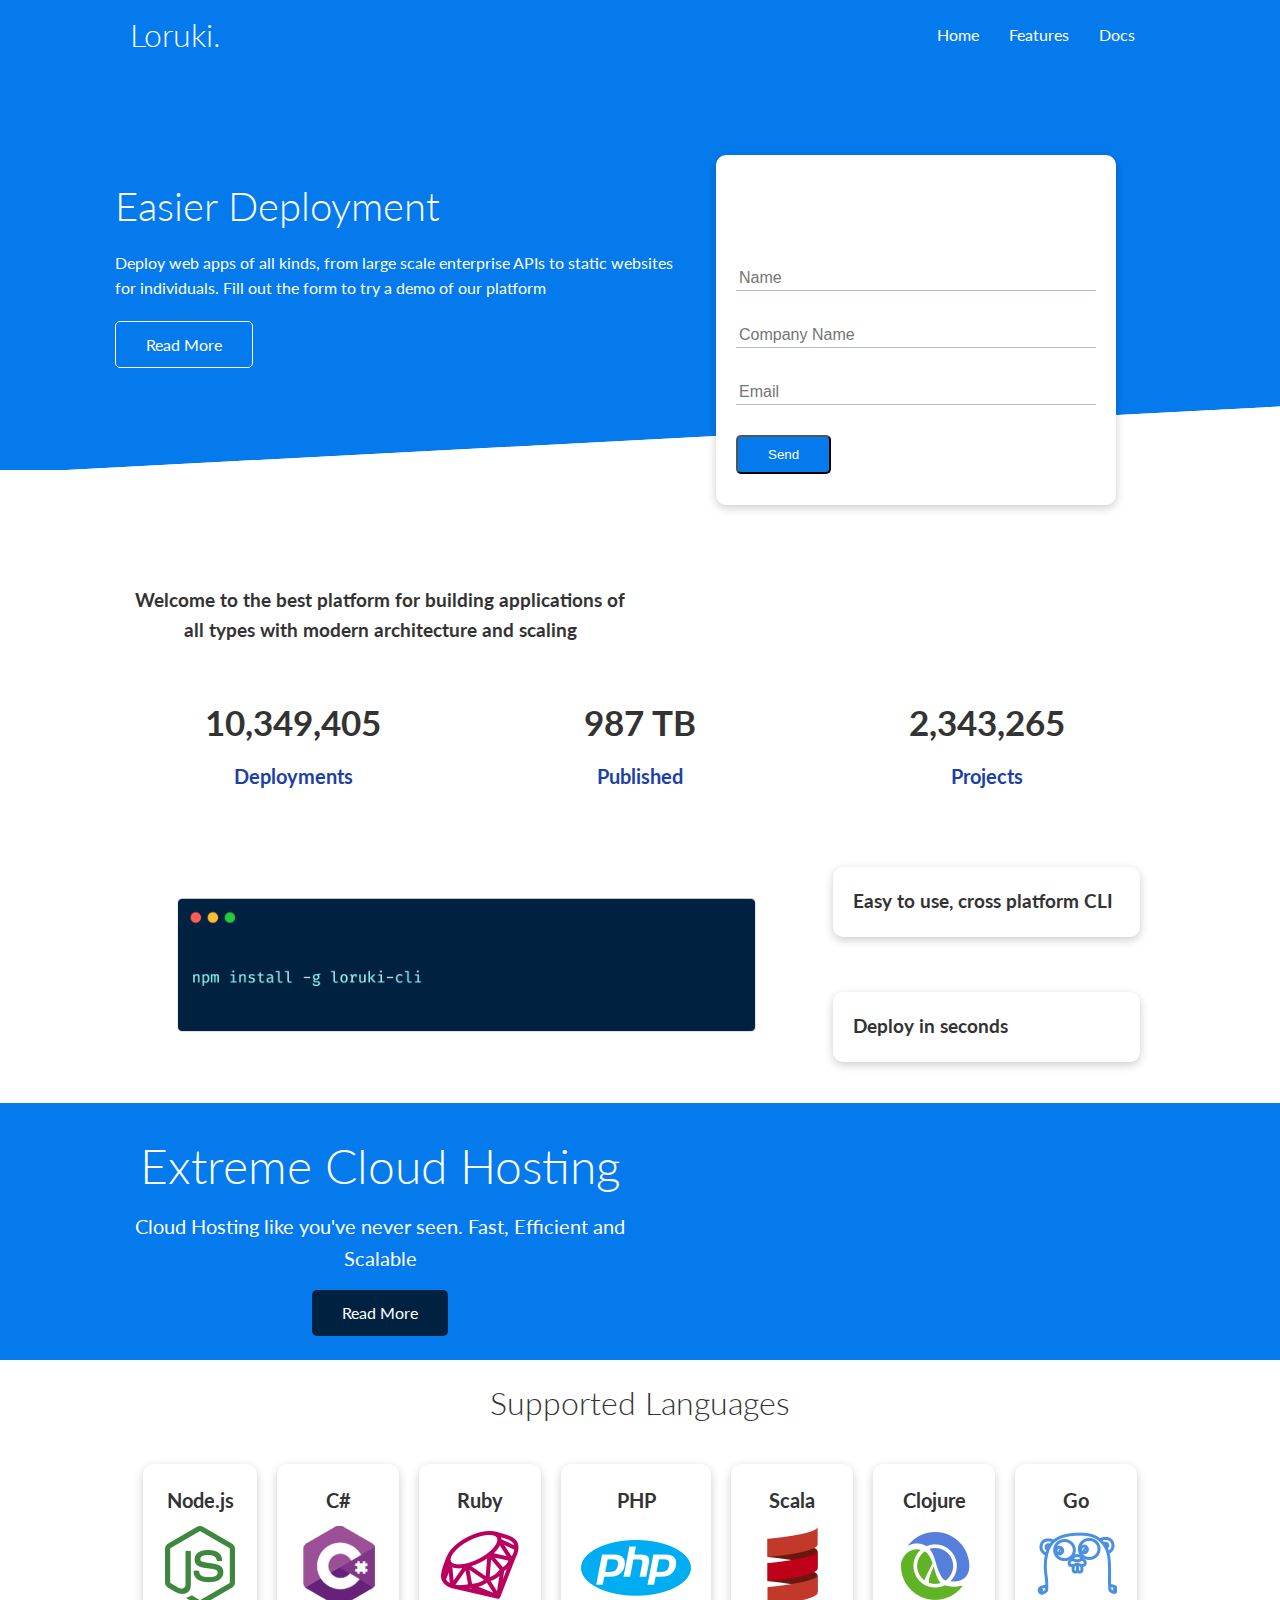
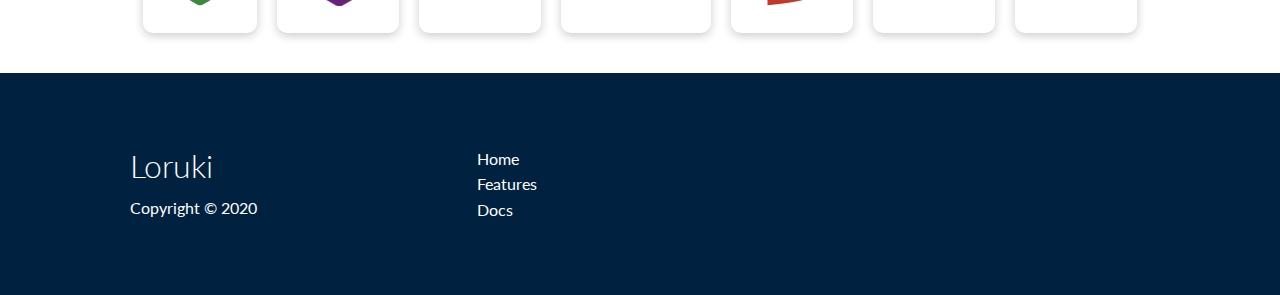
<file: index.html>
<!DOCTYPE html>
<html lang="en">

<head>
    <meta charset="UTF-8">
    <meta name="viewport" content="width=device-width, initial-scale=1.0">
    <meta http-equiv="X-UA-Compatible" content="ie=edge">
    <link rel="stylesheet" href="https://cdnjs.cloudflare.com/ajax/libs/font-awesome/6.0.0-beta2/css/all.min.css" integrity="sha512-YWzhKL2whUzgiheMoBFwW8CKV4qpHQAEuvilg9FAn5VJUDwKZZxkJNuGM4XkWuk94WCrrwslk8yWNGmY1EduTA=="
        crossorigin="anonymous" referrerpolicy="no-referrer" />
    <link rel="stylesheet" href="css/style.css">
    <link rel="stylesheet" href="css/utilities.css">
    <title>Loruki | Cloud Hosting for Everyone</title>
</head>

<body>
    <!-- Navbar -->
    <div class="navbar">
        <div class="container flex">
            <h1 class="logo">Loruki.</h1>
            <nav>
                <ul>
                    <li><a href="index.html">Home</a></li>
                    <li><a href="features.html">Features</a></li>
                    <li><a href="docs.html">Docs</a></li>
                </ul>
            </nav>
        </div>
    </div>

    <!-- Showcase -->
    <section class="showcase">
        <div class="container grid">
            <div class="showcase-text">
                <h1>Easier Deployment</h1>
                <p>Deploy web apps of all kinds, from large scale enterprise APIs to static websites for individuals. Fill out
                    the form to try a demo of our platform</p>
                <a href="features.html" class="btn btn-outline">Read More</a>
            </div>

            <div class="showcase-form card">
                <h2>Request a Demo</h2>
                <form name="contact" method="POST" data-netlify="true" netlify-honeypot="bot-field">
                    <input type="hidden" name="form-name" value="contact">
                    <p class="hidden">
                        <label>Don’t fill this out if you’re human: <input name="bot-field" /></label>
                    </p>
                    <div class="form-control">
                        <input type="text" name="name" placeholder="Name" required>
                    </div>
                    <div class="form-control">
                        <input type="text" name="company" placeholder="Company Name" required>
                    </div>
                    <div class="form-control">
                        <input type="email" name="email" placeholder="Email" required>

                    </div>
                    <div class="form-control">
                        <input type="submit" value="Send" class="btn btn-primary">
                    </div>
                </form>
            </div>
        </div>
    </section>

    <!-- Stats -->
    <section class="stats">
        <div class="container">
            <h3 class="stats-heading text-center my-1">
                Welcome to the best platform for building applications of all types with modern architecture and scaling
            </h3>

            <div class="grid grid-3 text-center my-4">
                <div>
                    <i class="fas fa-server fa-3x"></i>
                    <h3>10,349,405</h3>
                    <p class="text-secondary">Deployments</p>
                </div>
                <div>
                    <i class="fas fa-upload fa-3x"></i>
                    <h3>987 TB</h3>
                    <p class="text-secondary">Published</p>
                </div>
                <div>
                    <i class="fas fa-project-diagram fa-3x"></i>
                    <h3>2,343,265</h3>
                    <p class="text-secondary">Projects</p>
                </div>
            </div>
        </div>
    </section>

    <!-- Cli -->
    <section class="cli">
        <div class="container grid">
            <img src="images/cli.png" alt="">

            <div class="card">
                <h3>Easy to use, cross platform CLI</h3>
            </div>
            <div class="card">
                <h3>Deploy in seconds</h3>
            </div>
        </div>
    </section>

    <!-- Cloud -->
    <section class="cloud bg-primary my-2 py-2">
        <div class="container grid">
            <div class="text-center">
                <h2 class="lg">Extreme Cloud Hosting</h2>
                <p class="lead my-1">Cloud Hosting like you've never seen. Fast, Efficient and Scalable</p>
                <a href="features.html" class="btn btn-dark">Read More</a>
            </div>
        </div>
    </section>

    <!-- Languages -->
    <section class="languages">
        <h2 class="md text-center my-2">
            Supported Languages
        </h2>
        <div class="container flex">
            <div class="card">
                <h4>Node.js</h4>
                <img src="images/logos/node.png" alt="">
            </div>
            <div class="card">
                <h4>C#</h4>
                <img src="images/logos/csharp.png" alt="">
            </div>
            <div class="card">
                <h4>Ruby</h4>
                <img src="images/logos/ruby.png" alt="">
            </div>
            <div class="card">
                <h4>PHP</h4>
                <img src="images/logos/php.png" alt="">
            </div>
            <div class="card">
                <h4>Scala</h4>
                <img src="images/logos/scala.png" alt="">
            </div>
            <div class="card">
                <h4>Clojure</h4>
                <img src="images/logos/clojure.png" alt="">
            </div>
            <div class="card">
                <h4>Go</h4>
                <img src="images/logos/go.png" alt="">
            </div>
        </div>
    </section>

    <!-- Footer -->
    <footer class="footer bg-dark py-5">
        <div class="container grid grid-3">
            <div>
                <h1>Loruki</h1>
                <p>Copyright &copy; 2020</p>
            </div>
            <nav>
                <ul>
                    <li><a href="index.html">Home</a></li>
                    <li><a href="features.html">Features</a></li>
                    <li><a href="docs.html">Docs</a></li>
                </ul>
            </nav>
            <div class="social">
                <a href="#"><i class="fab fa-github fa-2x"></i></a>
                <a href="#"><i class="fab fa-twitter fa-2x"></i></a>
                <a href="#"><i class="fab fa-facebook fa-2x"></i></a>
                <a href="#"><i class="fab fa-instagram fa-2x"></i></a>
            </div>
        </div>
    </footer>


</body>

</html>
</file>
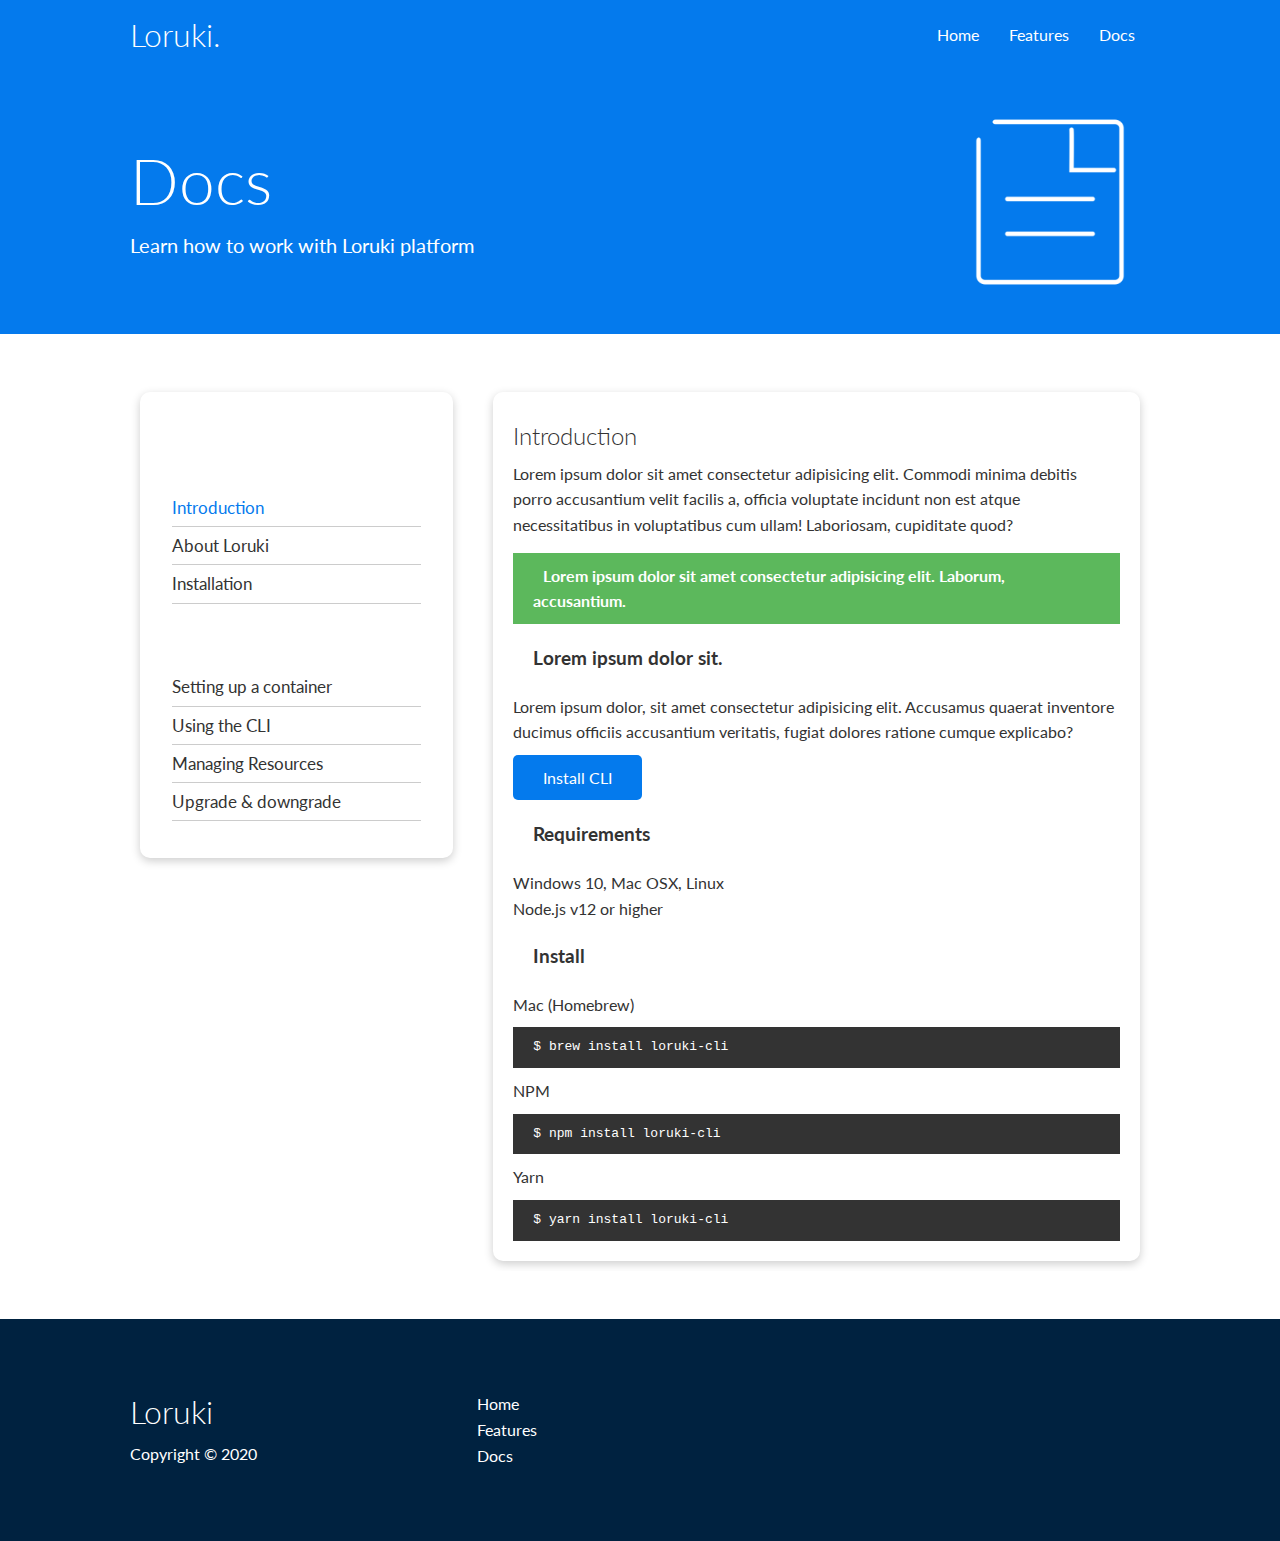
<file: docs.html>
<!DOCTYPE html>
<html lang="en">

<head>
    <meta charset="UTF-8">
    <meta name="viewport" content="width=device-width, initial-scale=1.0">
    <meta http-equiv="X-UA-Compatible" content="ie=edge">
    <link rel="stylesheet" href="https://cdnjs.cloudflare.com/ajax/libs/font-awesome/6.0.0-beta2/css/all.min.css" integrity="sha512-YWzhKL2whUzgiheMoBFwW8CKV4qpHQAEuvilg9FAn5VJUDwKZZxkJNuGM4XkWuk94WCrrwslk8yWNGmY1EduTA=="
        crossorigin="anonymous" referrerpolicy="no-referrer" />
    <link rel="stylesheet" href="css/style.css">
    <link rel="stylesheet" href="css/utilities.css">
    <title>Loruki | Cloud Hosting for Everyone</title>
</head>

<body>
    <!-- Navbar -->
    <div class="navbar">
        <div class="container flex">
            <h1 class="logo">Loruki.</h1>
            <nav>
                <ul>
                    <li><a href="index.html">Home</a></li>
                    <li><a href="features.html">Features</a></li>
                    <li><a href="docs.html">Docs</a></li>
                </ul>
            </nav>
        </div>
    </div>

    <!-- Head -->
    <section class="docs-head bg-primary py-3">
        <div class="container grid">
            <div>
                <h1 class="xl">Docs</h1>
                <p class="lead"> Learn how to work with Loruki platform
                </p>
            </div>
            <img src="images/docs.png" alt="">
        </div>
    </section>

    <!-- Docs Main -->
    <section class="docs-main my-4">
        <div class="container grid">
            <div class="card bg-light p-3">
                <h3 class="my-2">Essentials</h3>
                <nav>
                    <ul>
                        <li><a class="text-primary" href="#">Introduction</a></li>
                        <li><a href="#">About Loruki</a></li>
                        <li><a href="#">Installation</a></li>
                    </ul>
                </nav>

                <h3 class="my-2">Deployment</h3>
                <nav>
                    <ul>
                        <li><a href="#">Setting up a container</a></li>
                        <li><a href="#">Using the CLI</a></li>
                        <li><a href="#">Managing Resources</a></li>
                        <li><a href="#">Upgrade & downgrade</a></li>
                    </ul>
                </nav>
            </div>
            <div class="card">
                <h2>Introduction</h2>
                <p>Lorem ipsum dolor sit amet consectetur adipisicing elit. Commodi minima debitis porro accusantium velit facilis
                    a, officia voluptate incidunt non est atque necessitatibus in voluptatibus cum ullam! Laboriosam, cupiditate
                    quod?
                </p>
                <div class="alert alert-success">
                    <i class="fas fas-info"></i>Lorem ipsum dolor sit amet consectetur adipisicing elit. Laborum, accusantium.
                </div>
                <h3>Lorem ipsum dolor sit.
                </h3>
                <p>Lorem ipsum dolor, sit amet consectetur adipisicing elit. Accusamus quaerat inventore ducimus officiis accusantium
                    veritatis, fugiat dolores ratione cumque explicabo?</p>
                <a href="#" class="btn btn-primary">Install CLI</a>
                <h3>Requirements</h3>
                <ul>
                    <li>Windows 10, Mac OSX, Linux</li>
                    <li>Node.js v12 or higher</li>
                </ul>

                <h3>Install</h3>
                <p>Mac (Homebrew)</p>
                <pre><code>$ brew install loruki-cli</code></pre>
                <p>NPM</p>
                <pre><code>$ npm install loruki-cli</code></pre>
                <p>Yarn</p>
                <pre><code>$ yarn install loruki-cli</code></pre>
            </div>
        </div>
    </section>



    <!-- Footer -->
    <footer class="footer bg-dark py-5">
        <div class="container grid grid-3">
            <div>
                <h1>Loruki</h1>
                <p>Copyright &copy; 2020</p>
            </div>
            <nav>
                <ul>
                    <li><a href="index.html">Home</a></li>
                    <li><a href="features.html">Features</a></li>
                    <li><a href="docs.html">Docs</a></li>
                </ul>
            </nav>
            <div class="social">
                <a href="#"><i class="fab fa-github fa-2x"></i></a>
                <a href="#"><i class="fab fa-twitter fa-2x"></i></a>
                <a href="#"><i class="fab fa-facebook fa-2x"></i></a>
                <a href="#"><i class="fab fa-instagram fa-2x"></i></a>
            </div>
        </div>
    </footer>


</body>

</html>
</file>
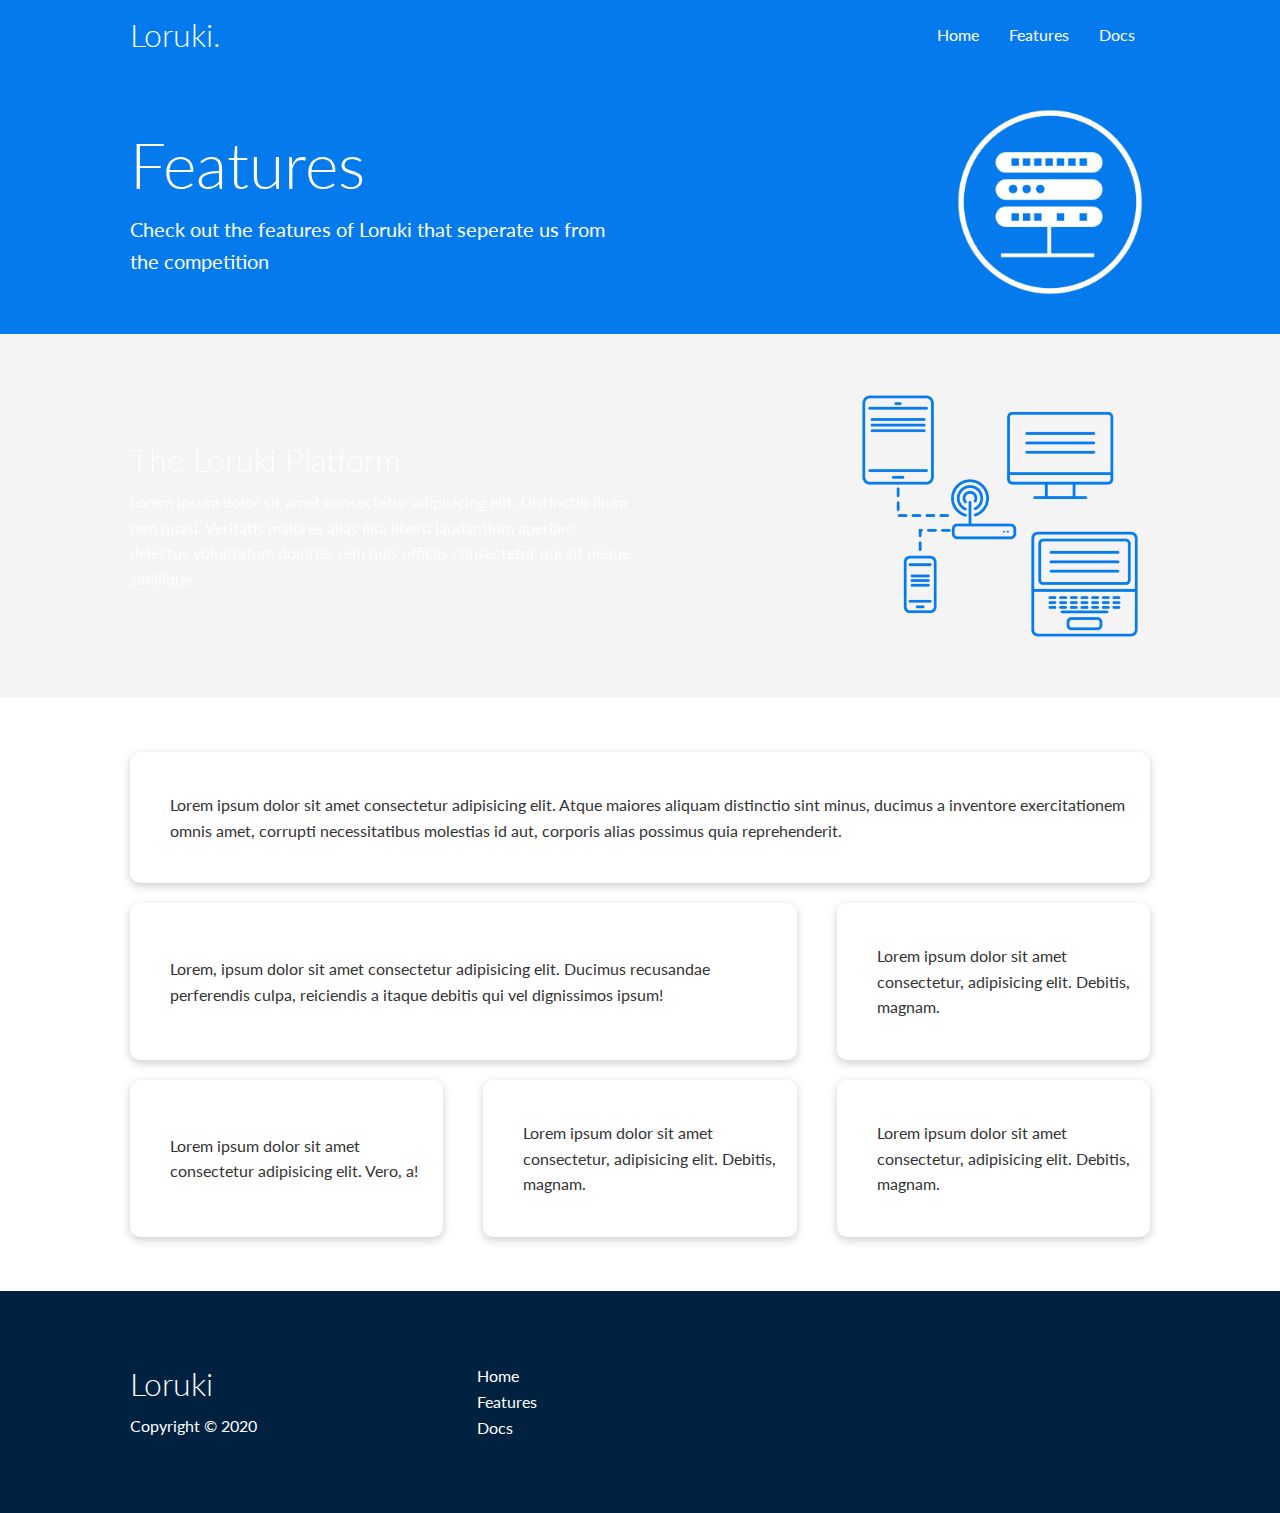
<file: features.html>
<!DOCTYPE html>
<html lang="en">

<head>
    <meta charset="UTF-8">
    <meta name="viewport" content="width=device-width, initial-scale=1.0">
    <meta http-equiv="X-UA-Compatible" content="ie=edge">
    <link rel="stylesheet" href="https://cdnjs.cloudflare.com/ajax/libs/font-awesome/6.0.0-beta2/css/all.min.css" integrity="sha512-YWzhKL2whUzgiheMoBFwW8CKV4qpHQAEuvilg9FAn5VJUDwKZZxkJNuGM4XkWuk94WCrrwslk8yWNGmY1EduTA=="
        crossorigin="anonymous" referrerpolicy="no-referrer" />
    <link rel="stylesheet" href="css/style.css">
    <link rel="stylesheet" href="css/utilities.css">
    <title>Loruki | Cloud Hosting for Everyone</title>
</head>

<body>
    <!-- Navbar -->
    <div class="navbar">
        <div class="container flex">
            <h1 class="logo">Loruki.</h1>
            <nav>
                <ul>
                    <li><a href="index.html">Home</a></li>
                    <li><a href="features.html">Features</a></li>
                    <li><a href="docs.html">Docs</a></li>
                </ul>
            </nav>
        </div>
    </div>

    <!-- Head -->
    <section class="features-head bg-primary py-3">
        <div class="container grid">
            <div>
                <h1 class="xl">Features</h1>
                <p class="lead"> Check out the features of Loruki that seperate us from the competition
                </p>
            </div>
            <img src="images/server.png" alt="">
        </div>
    </section>

    <!-- Sub head -->
    <section class="features-sub-head bg-light py-3">
        <div class="container grid">
            <div>
                <h1 class="md">The Loruki Platform</h1>
                <p>Lorem ipsum dolor sit amet consectetur adipisicing elit. Distinctio illum rem quasi. Veritatis maiores alias
                    illo, libero laudantium aperiam, delectus voluptatum dolores, rem quis officiis consectetur qui sit neque
                    similique.
                </p>
            </div>
            <img src="images/server2.png" alt="">
        </div>
    </section>

    <section class="features-main my-2">
        <div class="container grid grid-3">
            <div class="card flex">
                <i class="fas fa-server fa-3x"></i>
                <p> Lorem ipsum dolor sit amet consectetur adipisicing elit. Atque maiores aliquam distinctio sint minus, ducimus
                    a inventore exercitationem omnis amet, corrupti necessitatibus molestias id aut, corporis alias possimus
                    quia reprehenderit.</p>
            </div>
            <div class="card flex">
                <i class="fas fa-network-wired fa-3x"></i>
                <p>
                    Lorem, ipsum dolor sit amet consectetur adipisicing elit. Ducimus recusandae perferendis culpa, reiciendis a itaque debitis
                    qui vel dignissimos ipsum!
                </p>
            </div>
            <div class="card flex">
                <i class="fas fa-laptop-code fa-3x"></i>
                <p>
                    Lorem ipsum dolor sit amet consectetur, adipisicing elit. Debitis, magnam.
                </p>
            </div>
            <div class="card flex">
                <i class="fas fa-database fa-3x"></i>
                <p>
                    Lorem ipsum dolor sit amet consectetur adipisicing elit. Vero, a!
                </p>
            </div>
            <div class="card flex">
                <i class="fas fa-power-off fa-3x"></i>
                <p>
                    Lorem ipsum dolor sit amet consectetur, adipisicing elit. Debitis, magnam.
                </p>
            </div>
            <div class="card flex">
                <i class="fas fa-upload fa-3x"></i>
                <p>
                    Lorem ipsum dolor sit amet consectetur, adipisicing elit. Debitis, magnam.
                </p>
            </div>
        </div>
    </section>


    <!-- Footer -->
    <footer class="footer bg-dark py-5">
        <div class="container grid grid-3">
            <div>
                <h1>Loruki</h1>
                <p>Copyright &copy; 2020</p>
            </div>
            <nav>
                <ul>
                    <li><a href="index.html">Home</a></li>
                    <li><a href="features.html">Features</a></li>
                    <li><a href="docs.html">Docs</a></li>
                </ul>
            </nav>
            <div class="social">
                <a href="#"><i class="fab fa-github fa-2x"></i></a>
                <a href="#"><i class="fab fa-twitter fa-2x"></i></a>
                <a href="#"><i class="fab fa-facebook fa-2x"></i></a>
                <a href="#"><i class="fab fa-instagram fa-2x"></i></a>
            </div>
        </div>
    </footer>


</body>

</html>
</file>
<file: css/style.css>
@import url("https://fonts.googleapis.com/css2?family=Lato:wght@300&display=swap");

:root {
  --primary-color: #047aed;
  --secondary-color: #1c3fa8;
  --dark-color: #002240;
  --light-color: #f4f4f4;
  --success-color: #5cb85c;
  --error-color: #d9534f;
}

* {
  box-sizing: border-box;
  padding: 0;
  margin: 0;
}

body {
  font-family: "Lato", sans-serif;
  color: #333;
  line-height: 1.6;
}

ul {
  list-style-type: none;
}

a {
  text-decoration: none;
  color: #333;
}

h1,
h2 {
  font-weight: 300;
  line-height: 1.2;
  margin: 10px 0;
}

p {
  margin: 10px 0;
}

img {
  width: 100%;
}

code,
pre {
  background: #333;
  color: #fff;
  padding: 10px;
}

.hidden {
  visibility: hidden;
  height: 0;
}

/* NavBar */
.navbar {
  background-color: var(--primary-color);
  color: #fff;
  height: 70px;
}

.navbar ul {
  display: flex;
}

.navbar a {
  color: #fff;
  padding: 10px;
  margin: 0 5px;
}

.navbar a:hover {
  border-bottom: 2px #fff solid;
}

.navbar .flex {
  justify-content: space-between;
}

/* Showcase */
.showcase {
  height: 400px;
  background-color: var(--primary-color);
  color: #fff;
  position: relative;
}

.showcase h1 {
  font-size: 40px;
}

.showcase p {
  margin: 20px 0;
}

.showcase .grid {
  grid-template-columns: 55% 45%;
  gap: 30px;
  overflow: visible;
}

.showcase-text {
  animation: slidinFromLeft 1s ease-in;
}

.showcase-form {
  position: relative;
  top: 60px;
  height: 350px;
  width: 400px;
  padding: 40px;
  z-index: 100;
  justify-content: flex-end;
  animation: slidinFromRight 1s ease-in;
}

.showcase-form .form-control {
  margin: 30px 0;
}

.showcase-form input[type="text"],
.showcase-form input[type="email"] {
  border: 0;
  border-bottom: 1px solid #b4becb;
  width: 100%;
  padding: 3px;
  font-size: 16px;
}

.showcase-form input:focus {
  outline: none;
}

.showcase::before,
.showcase::after {
  content: "";
  position: absolute;
  height: 100px;
  bottom: -70px;
  right: 0;
  left: 0;
  background: #fff;
  transform: skewY(-3deg);
}

/* Stats */
.stats {
  padding-top: 100px;
  animation: slidinFromBottom 1s ease-in;
}

.stats-heading {
  max-width: 500px;
  margin: auto;
}

.stats .grid h3 {
  font-size: 35px;
}

.stats .grid p {
  font-size: 20px;
  font-weight: bold;
}

/* Cli */
.cli .grid {
  grid-template-columns: repeat(3, 1fr);
  grid-template-rows: repeat(2, 1fr);
}

.cli .grid > *:first-child {
  grid-column: 1 / span 2;
  grid-row: 1 / span 2;
}

/* Cloud */
.cloud .grid {
  grid-template-columns: 4fr, 3fr;
}

/* Languages */
.languages .flex {
  flex-wrap: wrap;
}

.languages .card {
  text-align: center;
  margin: 18px 10px 40px;
  transition: transform 0.3s ease-in-out;
}

.languages .card h4 {
  font-size: 20px;
  margin-bottom: 10px;
}

.languages .card:hover {
  transform: translateY(-15px);
}

/* Features */
.features-head img,
.docs-head img {
  width: 200px;
  justify-self: flex-end;
}

.features-sub-head img {
  width: 300px;
  justify-self: flex-end;
}

.features-main .card > i {
  margin-right: 20px;
}

.features-main .grid {
  padding: 30px;
}

.features-main .grid > *:first-child {
  grid-column: 1 / span 3;
}

.features-main .grid > *:nth-child(2) {
  grid-column: 1 / span 2;
}

/* Docs */
.docs-main h3 {
  margin: 20px;
}

.docs-main .grid {
  grid-template-columns: 1fr 2fr;
  align-items: flex-start;
}

.docs-main nav li {
  font-size: 17px;
  padding-bottom: 5px;
  margin-bottom: 5px;
  border-bottom: 1px #ccc solid;
}

.docs-main a:hover {
  font-weight: bold;
}

/* Footer */
.footer .social a {
  margin: 0 10px;
}

/* Animations */
@keyframes slidinFromLeft {
  0% {
    transform: translateX(-100%);
  }

  100% {
    transform: translateX(0);
  }
}

@keyframes slidinFromRight {
  0% {
    transform: translateX(100%);
  }

  100% {
    transform: translateX(0);
  }
}

@keyframes slidinFromTop {
  0% {
    transform: translateY(-100%);
  }

  100% {
    transform: translateY(0);
  }
}

@keyframes slidinFromBottom {
  0% {
    transform: translateY(100%);
  }

  100% {
    transform: translateY(0);
  }
}

/* Tablets and under */
@media (max-width: 768px) {
  .grid,
  .showcase .grid,
  .stats .grid,
  .cli .grid,
  .cloud .grid,
  .features-main .grid,
  .docs-main .grid {
    grid-template-columns: 1fr;
    grid-template-rows: 1fr;
  }

  .showcase {
    height: auto;
  }

  .showcase-text {
    text-align: center;
    margin-top: 40px;
    animation: slidinFromTop 1s ease-in;
  }

  .showcase-form {
    justify-self: center;
    margin: auto;
    animation: slidinFromBottom 1s ease-in;
  }

  .cli .grid > *:first-child {
    grid-column: 1;
    grid-row: 1;
  }

  .features-head,
  .features-sub-head,
  .docs-head {
    text-align: center;
  }

  .features-head img,
  .features-sub-head img,
  .docs-head img {
    justify-self: center;
  }

  .features-main .grid > *:first-child,
  .features-main .grid > *:nth-child(2) {
    grid-column: 1;
  }
}

/* Mobile */
@media (max-width: 500px) {
  .navbar {
    height: 110px;
  }

  .navbar .flex {
    flex-direction: column;
  }

  .navbar ul {
    padding: 10px;
    background-color: rgba(0, 0, 0, 0.1);
  }
}
</file>
<file: css/utilities.css>
/* Utilities */
.container {
  max-width: 1100px;
  margin: 0 auto;
  overflow: auto;
  padding: 0 40px;
}

.btn {
  display: inline-block;
  padding: 10px 30px;
  cursor: pointer;
  background: var(--primary-color);
  color: #fff;
  border-radius: 5px;
}

.btn-outline {
  background-color: var(--primary-color);
  border: 1px #fff solid;
}

.btn:hover {
  transform: scale(0.98);
}

/* Backgrounds & Colored Buttons */
.bg-primary,
.btn-primary {
  background-color: var(--primary-color);
  color: #fff;
}

.bg-secondary,
.btn-secondary {
  background-color: var(--secondary-color);
  color: #fff;
}

.bg-dark,
.btn-dark {
  background-color: var(--dark-color);
  color: #fff;
}

.bg-light,
.btn-light {
  background-color: var(--light-color);
  color: #fff;
}

.bg-primary a,
.btn-primary a,
.bg-secondary a,
.btn-secondary a,
.bg-dark a,
.btn-dark a {
  color: #fff;
}

/* Text Colors */
.text-primary {
  color: var(--primary-color);
}

.text-secondary {
  color: var(--secondary-color);
}

.text-dark {
  color: var(--dark-color);
}

.text-light {
  color: var(--light-color);
}

/* Text Sizes */
.lead {
  font-size: 20px;
}

.sm {
  font-size: 1rem;
}

.md {
  font-size: 2rem;
}

.lg {
  font-size: 3rem;
}

.xl {
  font-size: 4rem;
}

.card {
  background-color: #fff;
  border-radius: 10px;
  box-shadow: 0 3px 10px rgba(0, 0, 0, 0.2);
  padding: 20px;
  margin: 10px;
}

.text-center {
  text-align: center;
}

.flex {
  display: flex;
  justify-content: center;
  align-items: center;
  height: 100%;
}

.grid {
  display: grid;
  grid-template-columns: repeat(2, 1fr);
  gap: 20px;
  justify-content: center;
  align-items: center;
  height: 100%;
}

.grid-3 {
  grid-template-columns: repeat(3, 1fr);
}

/* Alert */
.alert {
  background-color: var(--light-color);
  padding: 10px 20px;
  font-weight: bold;
  margin: 15px 0;
}

.alert i {
  margin-right: 10px;
}

.alert-success {
  background-color: var(--success-color);
  color: #fff;
}

.alert-error {
  background-color: var(--error-color);
  color: #fff;
}

/* Margin */
.my-1 {
  margin: 1rem 0;
}

.my-2 {
  margin: 1.5rem 0;
}

.my-3 {
  margin: 2rem 0;
}

.my-4 {
  margin: 3rem 0;
}

.my-5 {
  margin: 4rem 0;
}

.m-1 {
  margin: 1rem;
}

.m-2 {
  margin: 1.5rem;
}

.m-3 {
  margin: 2rem;
}

.m-4 {
  margin: 3rem;
}

.m-5 {
  margin: 4rem;
}

/* Padding */
.py-1 {
  padding: 1rem 0;
}

.py-2 {
  padding: 1.5rem 0;
}

.py-3 {
  padding: 2rem 0;
}

.py-4 {
  padding: 3rem 0;
}

.py-5 {
  padding: 4rem 0;
}

.p-1 {
  padding: 1rem;
}

.p-2 {
  padding: 1.5rem;
}

.p-3 {
  padding: 2rem;
}

.p-4 {
  padding: 3rem;
}

.p-5 {
  padding: 4rem;
}
</file>
